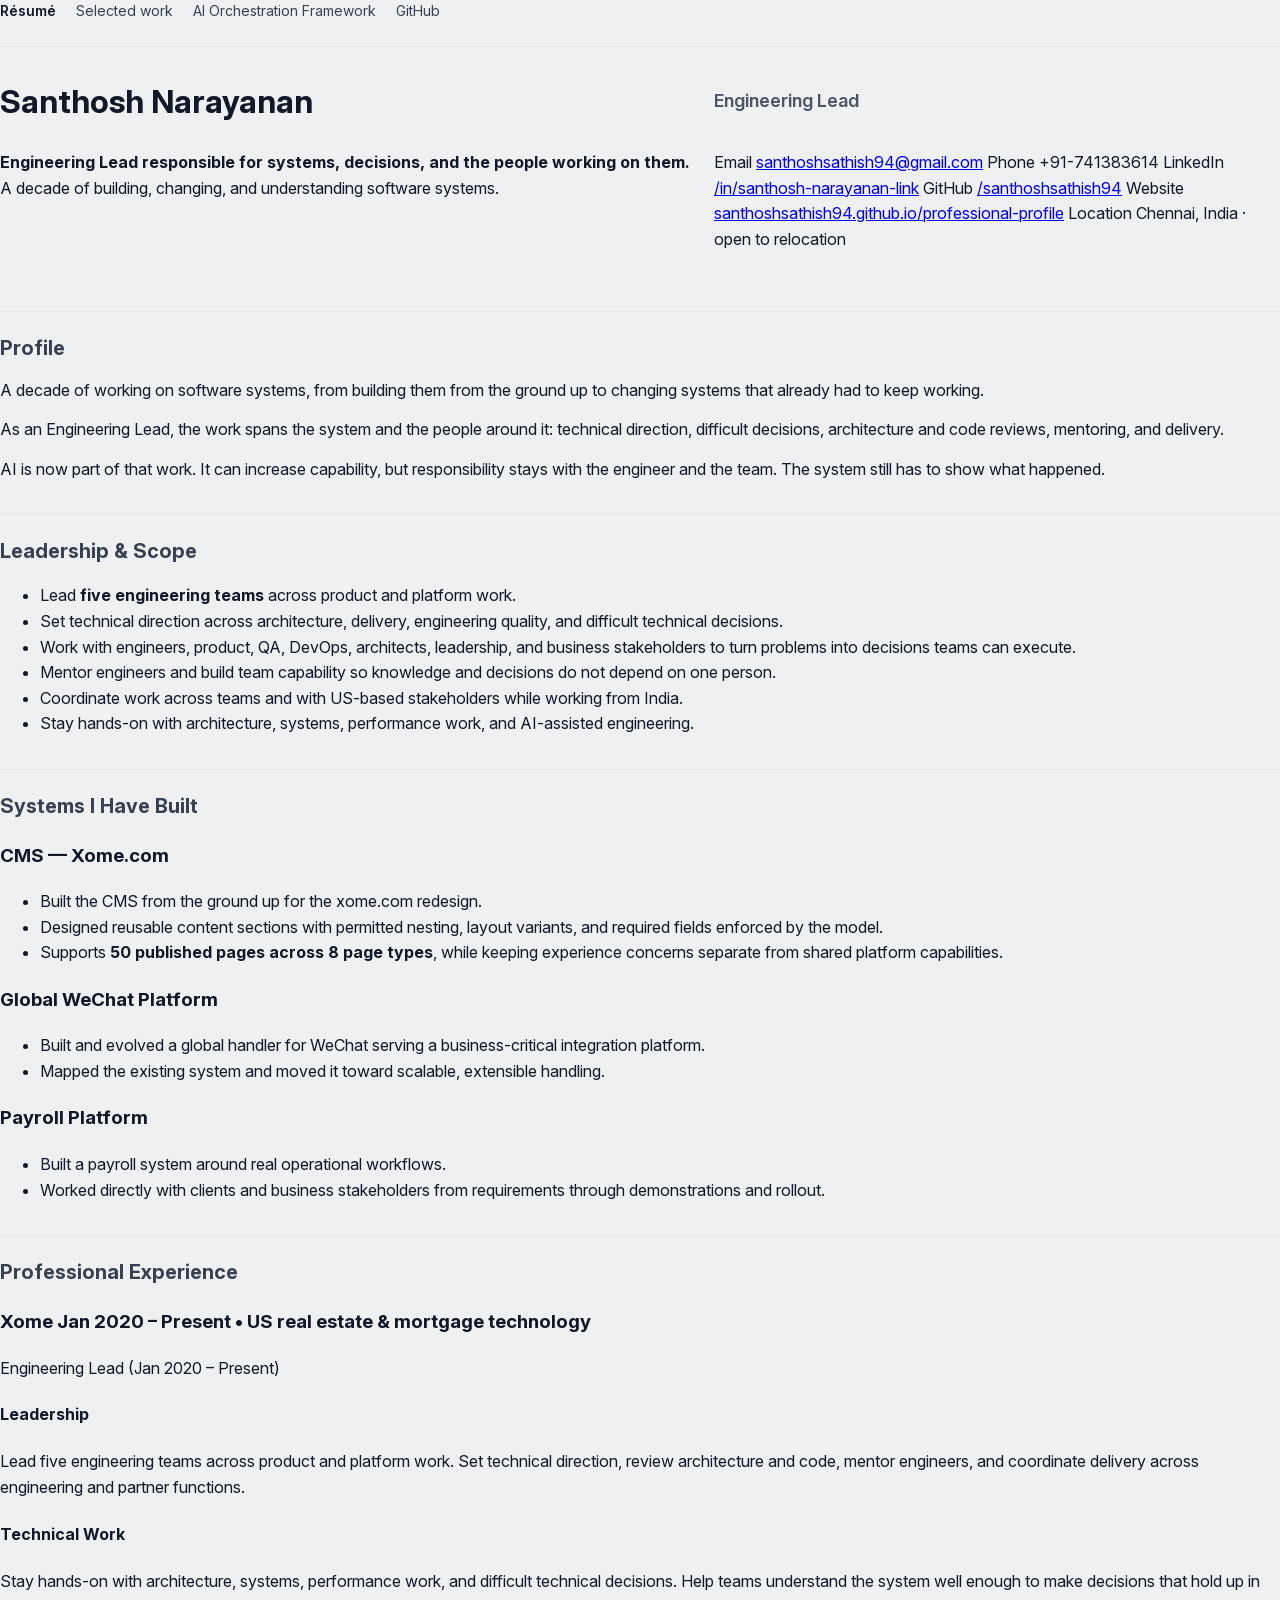
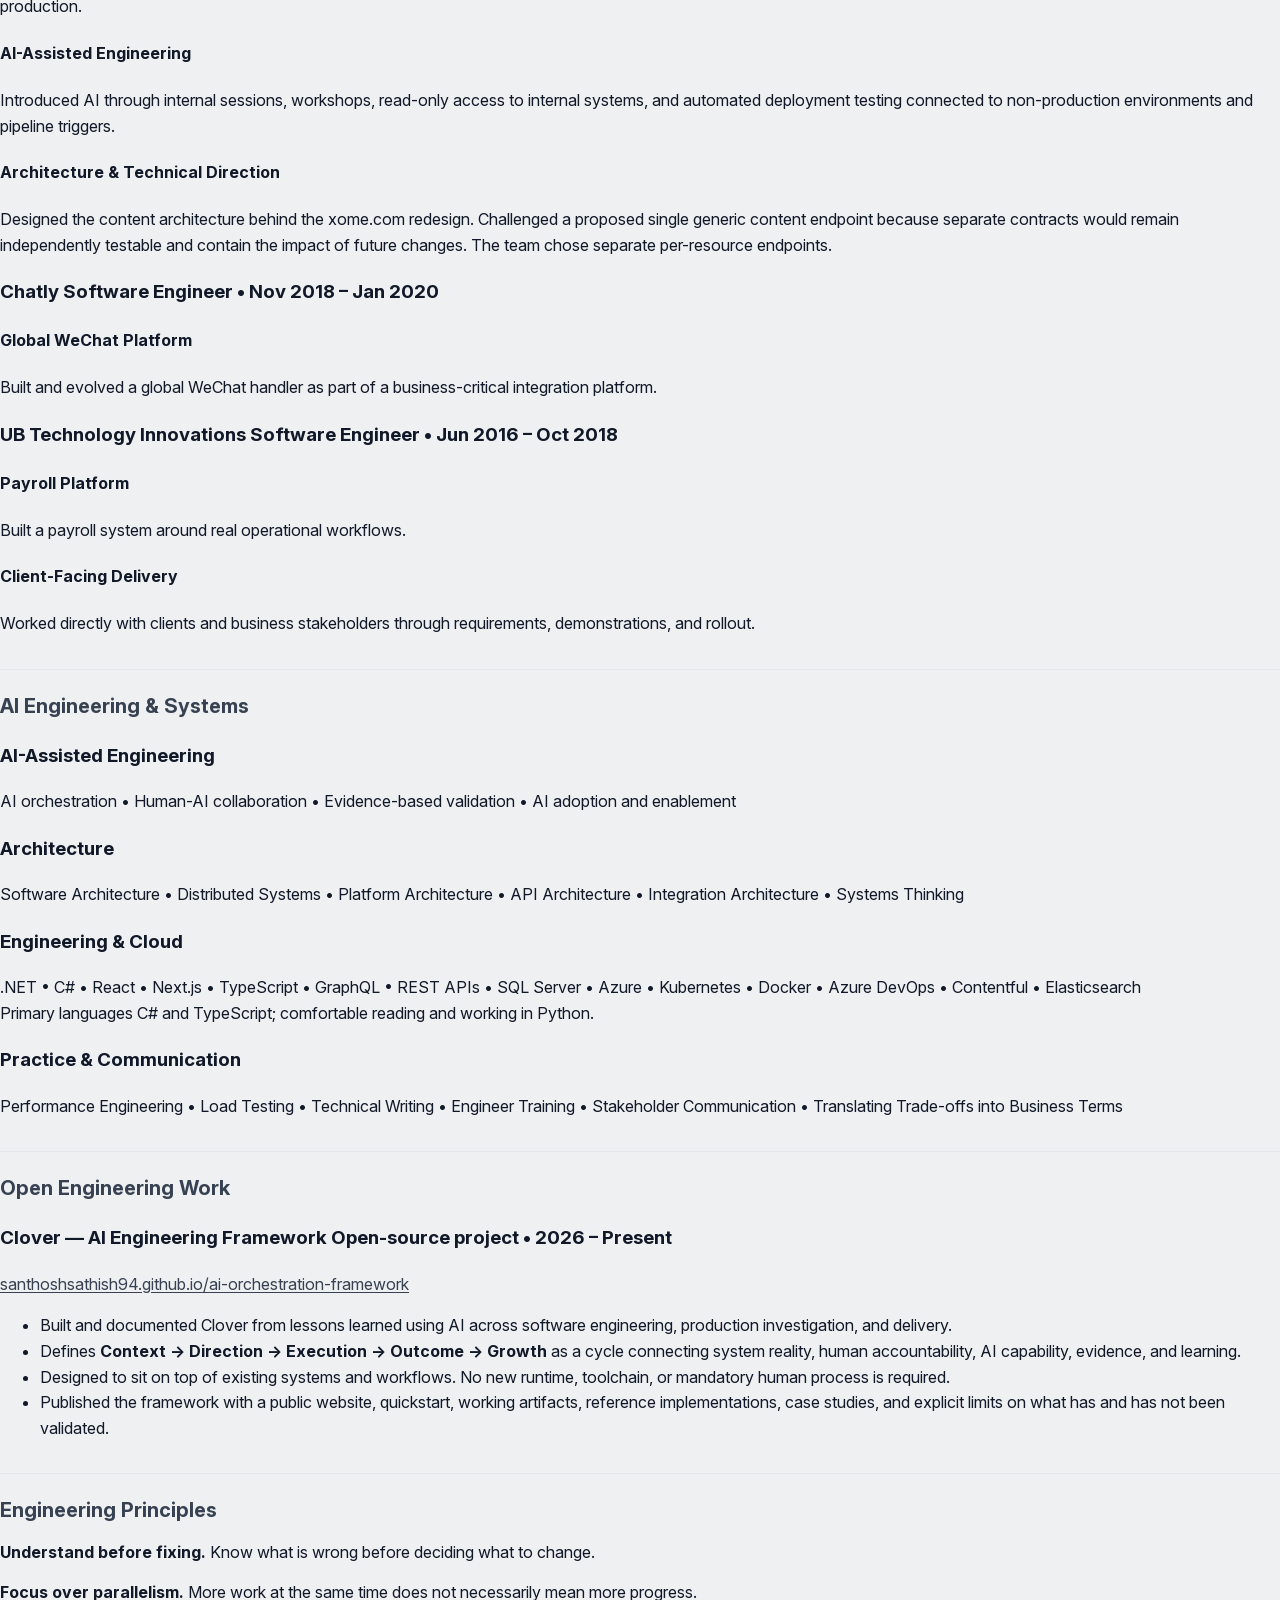
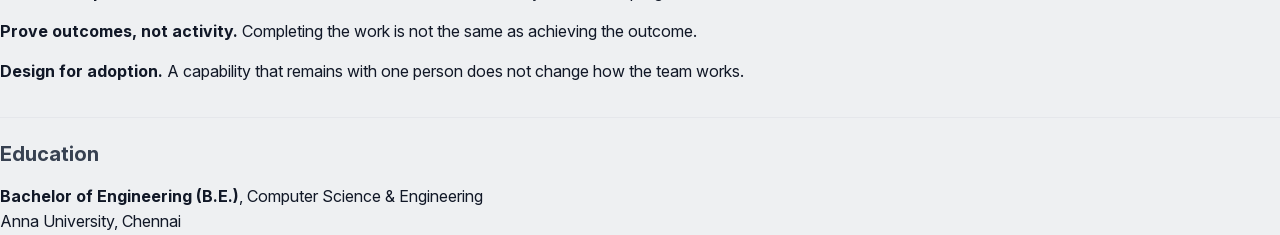
<file: index.html>
<!DOCTYPE html>
<html lang="en">
<head>
  <meta charset="utf-8">
  <meta name="viewport" content="width=device-width, initial-scale=1">
  <title>Santhosh Narayanan | Engineering Lead</title>
  <link rel="stylesheet" href="styles.css">
  <link rel="stylesheet" href="print.css" media="print">
</head>
<body>
  <main class="resume">
    <nav class="site-nav">
      <span class="is-current">Résumé</span>
      <a href="work/index.html">Selected work</a>
      <a href="https://santhoshsathish94.github.io/ai-orchestration-framework/">AI Orchestration Framework</a>
      <a href="https://github.com/santhoshsathish94">GitHub</a>
    </nav>

    <header>
      <h1>Santhosh Narayanan</h1>
      <p class="role">Engineering Lead</p>
      <p class="tagline">
        <strong>Engineering Lead responsible for systems, decisions, and the people working on them.</strong><br>
        A decade of building, changing, and understanding software systems.
      </p>
      <p class="contact">
        <span>Email <a href="mailto:santhoshsathish94@gmail.com">santhoshsathish94@gmail.com</a></span>
        <span>Phone +91-741383614</span>
        <span>LinkedIn <a href="https://www.linkedin.com/in/santhosh-narayanan-link/">/in/santhosh-narayanan-link</a></span>
        <span>GitHub <a href="https://github.com/santhoshsathish94">/santhoshsathish94</a></span>
        <span>Website <a href="https://santhoshsathish94.github.io/professional-profile/">santhoshsathish94.github.io/professional-profile</a></span>
        <span>Location Chennai, India &middot; open to relocation</span>
      </p>
    </header>

    <section>
      <h2>Profile</h2>
      <p>A decade of working on software systems, from building them from the ground up to changing systems that already had to keep working.</p>
      <p>As an Engineering Lead, the work spans the system and the people around it: technical direction, difficult decisions, architecture and code reviews, mentoring, and delivery.</p>
      <p>AI is now part of that work. It can increase capability, but responsibility stays with the engineer and the team. The system still has to show what happened.</p>
    </section>

    <section>
      <h2>Leadership &amp; Scope</h2>
      <ul>
        <li>Lead <strong>five engineering teams</strong> across product and platform work.</li>
        <li>Set technical direction across architecture, delivery, engineering quality, and difficult technical decisions.</li>
        <li>Work with engineers, product, QA, DevOps, architects, leadership, and business stakeholders to turn problems into decisions teams can execute.</li>
        <li>Mentor engineers and build team capability so knowledge and decisions do not depend on one person.</li>
        <li>Coordinate work across teams and with US-based stakeholders while working from India.</li>
        <li>Stay hands-on with architecture, systems, performance work, and AI-assisted engineering.</li>
      </ul>
    </section>

    <section>
      <h2>Systems I Have Built</h2>
      <h3>CMS — Xome.com</h3>
      <ul>
        <li>Built the CMS from the ground up for the xome.com redesign.</li>
        <li>Designed reusable content sections with permitted nesting, layout variants, and required fields enforced by the model.</li>
        <li>Supports <strong>50 published pages across 8 page types</strong>, while keeping experience concerns separate from shared platform capabilities.</li>
      </ul>
      <h3>Global WeChat Platform</h3>
      <ul>
        <li>Built and evolved a global handler for WeChat serving a business-critical integration platform.</li>
        <li>Mapped the existing system and moved it toward scalable, extensible handling.</li>
      </ul>
      <h3>Payroll Platform</h3>
      <ul>
        <li>Built a payroll system around real operational workflows.</li>
        <li>Worked directly with clients and business stakeholders from requirements through demonstrations and rollout.</li>
      </ul>
    </section>

    <section>
      <h2>Professional Experience</h2>
      <h3>Xome <span>Jan 2020 – Present • US real estate &amp; mortgage technology</span></h3>
      <p class="roles">Engineering Lead (Jan 2020 – Present)</p>
      <h4>Leadership</h4>
      <p>Lead five engineering teams across product and platform work. Set technical direction, review architecture and code, mentor engineers, and coordinate delivery across engineering and partner functions.</p>
      <h4>Technical Work</h4>
      <p>Stay hands-on with architecture, systems, performance work, and difficult technical decisions. Help teams understand the system well enough to make decisions that hold up in production.</p>
      <h4>AI-Assisted Engineering</h4>
      <p>Introduced AI through internal sessions, workshops, read-only access to internal systems, and automated deployment testing connected to non-production environments and pipeline triggers.</p>
      <h4>Architecture &amp; Technical Direction</h4>
      <p>Designed the content architecture behind the xome.com redesign. Challenged a proposed single generic content endpoint because separate contracts would remain independently testable and contain the impact of future changes. The team chose separate per-resource endpoints.</p>
      <div class="role-block">
        <h3>Chatly <span>Software Engineer • Nov 2018 – Jan 2020</span></h3>
        <h4>Global WeChat Platform</h4>
        <p>Built and evolved a global WeChat handler as part of a business-critical integration platform.</p>
      </div>
      <div class="role-block">
        <h3>UB Technology Innovations <span>Software Engineer • Jun 2016 – Oct 2018</span></h3>
        <h4>Payroll Platform</h4>
        <p>Built a payroll system around real operational workflows.</p>
        <h4>Client-Facing Delivery</h4>
        <p>Worked directly with clients and business stakeholders through requirements, demonstrations, and rollout.</p>
      </div>
    </section>

    <section>
      <h2>AI Engineering &amp; Systems</h2>
      <h3>AI-Assisted Engineering</h3>
      <p>AI orchestration • Human-AI collaboration • Evidence-based validation • AI adoption and enablement</p>
      <h3>Architecture</h3>
      <p>Software Architecture • Distributed Systems • Platform Architecture • API Architecture • Integration Architecture • Systems Thinking</p>
      <h3>Engineering &amp; Cloud</h3>
      <p>.NET • C# • React • Next.js • TypeScript • GraphQL • REST APIs • SQL Server • Azure • Kubernetes • Docker • Azure DevOps • Contentful • Elasticsearch<br>Primary languages C# and TypeScript; comfortable reading and working in Python.</p>
      <h3>Practice &amp; Communication</h3>
      <p>Performance Engineering • Load Testing • Technical Writing • Engineer Training • Stakeholder Communication • Translating Trade-offs into Business Terms</p>
    </section>

    <section>
      <h2>Open Engineering Work</h2>
      <h3>Clover — AI Engineering Framework <span>Open-source project • 2026 – Present</span></h3>
      <p class="roles"><a href="https://santhoshsathish94.github.io/ai-orchestration-framework/">santhoshsathish94.github.io/ai-orchestration-framework</a></p>
      <ul>
        <li>Built and documented Clover from lessons learned using AI across software engineering, production investigation, and delivery.</li>
        <li>Defines <strong>Context → Direction → Execution → Outcome → Growth</strong> as a cycle connecting system reality, human accountability, AI capability, evidence, and learning.</li>
        <li>Designed to sit on top of existing systems and workflows. No new runtime, toolchain, or mandatory human process is required.</li>
        <li>Published the framework with a public website, quickstart, working artifacts, reference implementations, case studies, and explicit limits on what has and has not been validated.</li>
      </ul>
    </section>

    <section>
      <h2>Engineering Principles</h2>
      <p><strong>Understand before fixing.</strong> Know what is wrong before deciding what to change.</p>
      <p><strong>Focus over parallelism.</strong> More work at the same time does not necessarily mean more progress.</p>
      <p><strong>Prove outcomes, not activity.</strong> Completing the work is not the same as achieving the outcome.</p>
      <p><strong>Design for adoption.</strong> A capability that remains with one person does not change how the team works.</p>
    </section>

    <section>
      <h2>Education</h2>
      <p><strong>Bachelor of Engineering (B.E.)</strong>, Computer Science &amp; Engineering<br>Anna University, Chennai</p>
    </section>
  </main>
</body>
</html>
</file>
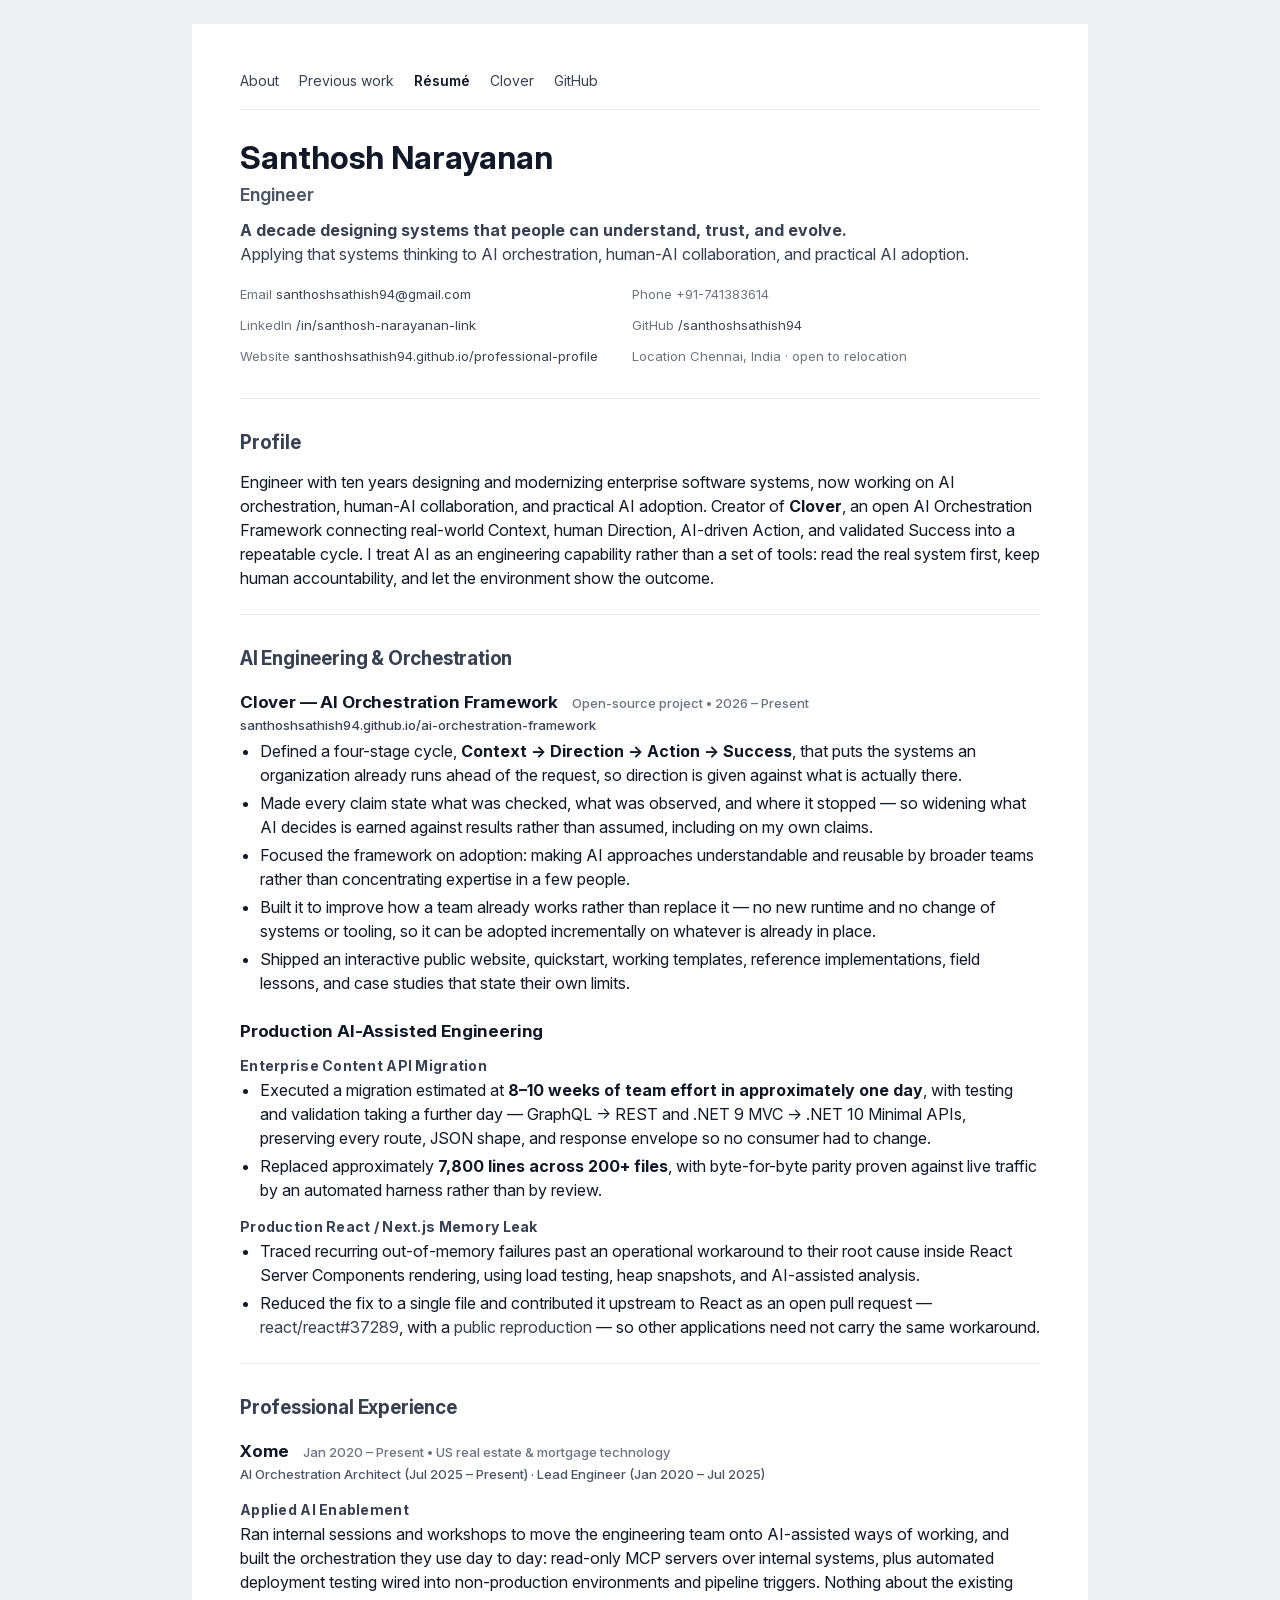
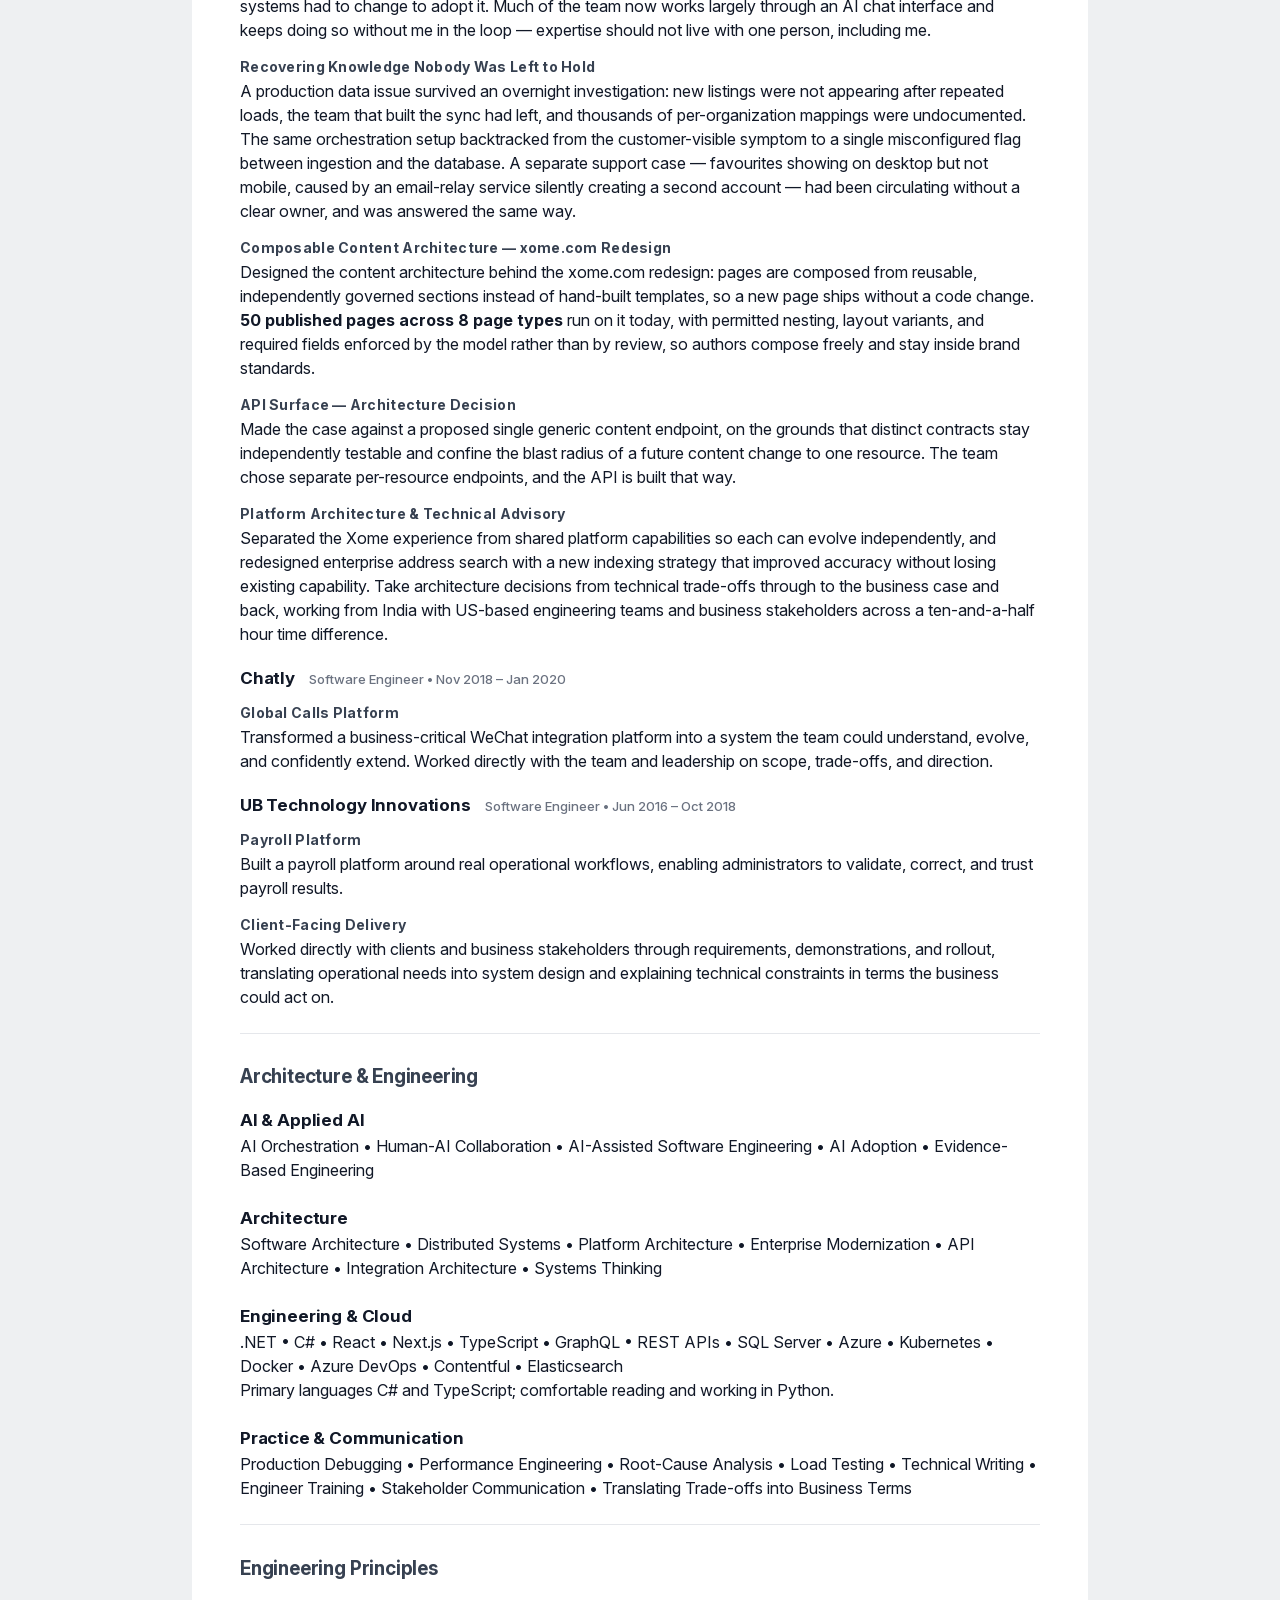
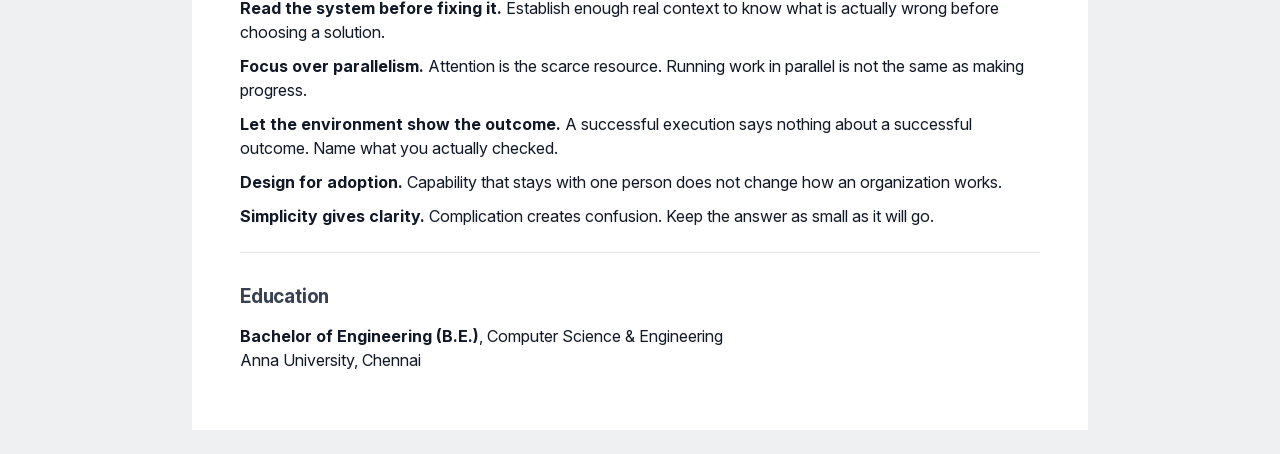
<file: resume/index.html>
<!DOCTYPE html>
<html lang="en">
<head>
  <meta charset="utf-8">
  <meta name="viewport" content="width=device-width, initial-scale=1">
  <title>Santhosh Narayanan | Résumé</title>
  <link rel="stylesheet" href="styles.css">
  <link rel="stylesheet" href="print.css" media="print">
</head>
<body>
  <main class="resume">
    <nav class="site-nav">
      <a href="../">About</a>
      <a href="../work/">Previous work</a>
      <span class="is-current">Résumé</span>
      <a href="https://santhoshsathish94.github.io/ai-orchestration-framework/">Clover</a>
      <a href="https://github.com/santhoshsathish94">GitHub</a>
    </nav>

    <header>
      <h1>Santhosh Narayanan</h1>
      <p class="role">Engineer</p>
      <p class="tagline">
        <strong>A decade designing systems that people can understand, trust, and evolve.</strong><br>
        Applying that systems thinking to AI orchestration, human-AI collaboration, and practical AI adoption.
      </p>

      <p class="contact">
        <span>Email <a href="mailto:santhoshsathish94@gmail.com">santhoshsathish94@gmail.com</a></span>
        <span>Phone +91-741383614</span>
        <span>LinkedIn <a href="https://www.linkedin.com/in/santhosh-narayanan-link/">/in/santhosh-narayanan-link</a></span>
        <span>GitHub <a href="https://github.com/santhoshsathish94">/santhoshsathish94</a></span>
        <span>Website <a href="https://santhoshsathish94.github.io/professional-profile/">santhoshsathish94.github.io/professional-profile</a></span>
        <span>Location Chennai, India &middot; open to relocation</span>
      </p>
    </header>

    <section>
      <h2>Profile</h2>
      <p>
        Engineer with ten years designing and modernizing enterprise software systems, now working on AI
        orchestration, human-AI collaboration, and practical AI adoption. Creator of <strong>Clover</strong>, an
        open AI Orchestration Framework connecting real-world Context, human Direction, AI-driven Action, and
        validated Success into a repeatable cycle. I treat AI as an engineering capability rather than a set of
        tools: read the real system first, keep human accountability, and let the environment show the outcome.
      </p>
    </section>

    <section>
      <h2>AI Engineering &amp; Orchestration</h2>

      <h3>Clover — AI Orchestration Framework <span>Open-source project &bull; 2026 &ndash; Present</span></h3>
      <p class="roles"><a href="https://santhoshsathish94.github.io/ai-orchestration-framework/">santhoshsathish94.github.io/ai-orchestration-framework</a></p>
      <ul>
        <li>Defined a four-stage cycle, <strong>Context → Direction → Action → Success</strong>, that puts the systems an organization already runs ahead of the request, so direction is given against what is actually there.</li>
        <li>Made every claim state what was checked, what was observed, and where it stopped &mdash; so widening what AI decides is earned against results rather than assumed, including on my own claims.</li>
        <li>Focused the framework on adoption: making AI approaches understandable and reusable by broader teams rather than concentrating expertise in a few people.</li>
        <li>Built it to improve how a team already works rather than replace it &mdash; no new runtime and no change of systems or tooling, so it can be adopted incrementally on whatever is already in place.</li>
        <li>Shipped an interactive public website, quickstart, working templates, reference implementations, field lessons, and case studies that state their own limits.</li>
      </ul>

      <h3>Production AI-Assisted Engineering</h3>

      <h4>Enterprise Content API Migration</h4>
      <ul>
        <li>Executed a migration estimated at <strong>8–10 weeks of team effort in approximately one day</strong>, with testing and validation taking a further day — GraphQL → REST and .NET 9 MVC → .NET 10 Minimal APIs, preserving every route, JSON shape, and response envelope so no consumer had to change.</li>
        <li>Replaced approximately <strong>7,800 lines across 200+ files</strong>, with byte-for-byte parity proven against live traffic by an automated harness rather than by review.</li>
      </ul>

      <h4>Production React / Next.js Memory Leak</h4>
      <ul>
        <li>Traced recurring out-of-memory failures past an operational workaround to their root cause inside React Server Components rendering, using load testing, heap snapshots, and AI-assisted analysis.</li>
        <li>Reduced the fix to a single file and contributed it upstream to React as an open pull request &mdash; <a href="https://github.com/react/react/pull/37289">react/react#37289</a>, with a <a href="https://github.com/santhoshsathish94/react-flight-oom-repro">public reproduction</a> &mdash; so other applications need not carry the same workaround.</li>
      </ul>
    </section>

    <section>
      <h2>Professional Experience</h2>

      <h3>Xome <span>Jan 2020 – Present • US real estate &amp; mortgage technology</span></h3>
      <p class="roles">AI Orchestration Architect (Jul 2025 – Present) &middot; Lead Engineer (Jan 2020 – Jul 2025)</p>

      <h4>Applied AI Enablement</h4>
      <p>Ran internal sessions and workshops to move the engineering team onto AI-assisted ways of working, and built the orchestration they use day to day: read-only MCP servers over internal systems, plus automated deployment testing wired into non-production environments and pipeline triggers. Nothing about the existing systems had to change to adopt it. Much of the team now works largely through an AI chat interface and keeps doing so without me in the loop &mdash; expertise should not live with one person, including me.</p>

      <h4>Recovering Knowledge Nobody Was Left to Hold</h4>
      <p>A production data issue survived an overnight investigation: new listings were not appearing after repeated loads, the team that built the sync had left, and thousands of per-organization mappings were undocumented. The same orchestration setup backtracked from the customer-visible symptom to a single misconfigured flag between ingestion and the database. A separate support case &mdash; favourites showing on desktop but not mobile, caused by an email-relay service silently creating a second account &mdash; had been circulating without a clear owner, and was answered the same way.</p>

      <h4>Composable Content Architecture &mdash; xome.com Redesign</h4>
      <p>Designed the content architecture behind the xome.com redesign: pages are composed from reusable, independently governed sections instead of hand-built templates, so a new page ships without a code change. <strong>50 published pages across 8 page types</strong> run on it today, with permitted nesting, layout variants, and required fields enforced by the model rather than by review, so authors compose freely and stay inside brand standards.</p>

      <h4>API Surface &mdash; Architecture Decision</h4>
      <p>Made the case against a proposed single generic content endpoint, on the grounds that distinct contracts stay independently testable and confine the blast radius of a future content change to one resource. The team chose separate per-resource endpoints, and the API is built that way.</p>

      <h4>Platform Architecture &amp; Technical Advisory</h4>
      <p>Separated the Xome experience from shared platform capabilities so each can evolve independently, and redesigned enterprise address search with a new indexing strategy that improved accuracy without losing existing capability. Take architecture decisions from technical trade-offs through to the business case and back, working from India with US-based engineering teams and business stakeholders across a ten-and-a-half hour time difference.</p>

      <div class="role-block">
        <h3>Chatly <span>Software Engineer &bull; Nov 2018 &ndash; Jan 2020</span></h3>
        <h4>Global Calls Platform</h4>
        <p>Transformed a business-critical WeChat integration platform into a system the team could understand, evolve, and confidently extend. Worked directly with the team and leadership on scope, trade-offs, and direction.</p>
      </div>

      <div class="role-block">
        <h3>UB Technology Innovations <span>Software Engineer &bull; Jun 2016 &ndash; Oct 2018</span></h3>
        <h4>Payroll Platform</h4>
        <p>Built a payroll platform around real operational workflows, enabling administrators to validate, correct, and trust payroll results.</p>

        <h4>Client-Facing Delivery</h4>
        <p>Worked directly with clients and business stakeholders through requirements, demonstrations, and rollout, translating operational needs into system design and explaining technical constraints in terms the business could act on.</p>
      </div>
    </section>

    <section>
      <h2>Architecture &amp; Engineering</h2>

      <h3>AI &amp; Applied AI</h3>
      <p>AI Orchestration • Human-AI Collaboration • AI-Assisted Software Engineering • AI Adoption • Evidence-Based Engineering</p>

      <h3>Architecture</h3>
      <p>Software Architecture • Distributed Systems • Platform Architecture • Enterprise Modernization • API Architecture • Integration Architecture • Systems Thinking</p>

      <h3>Engineering &amp; Cloud</h3>
      <p>.NET • C# • React • Next.js • TypeScript • GraphQL • REST APIs • SQL Server • Azure • Kubernetes • Docker • Azure DevOps • Contentful • Elasticsearch<br>
        Primary languages C# and TypeScript; comfortable reading and working in Python.</p>

      <h3>Practice &amp; Communication</h3>
      <p>Production Debugging • Performance Engineering • Root-Cause Analysis • Load Testing • Technical Writing • Engineer Training • Stakeholder Communication • Translating Trade-offs into Business Terms</p>
    </section>

    <section>
      <h2>Engineering Principles</h2>
      <p><strong>Read the system before fixing it.</strong> Establish enough real context to know what is actually wrong before choosing a solution.</p>
      <p><strong>Focus over parallelism.</strong> Attention is the scarce resource. Running work in parallel is not the same as making progress.</p>
      <p><strong>Let the environment show the outcome.</strong> A successful execution says nothing about a successful outcome. Name what you actually checked.</p>
      <p><strong>Design for adoption.</strong> Capability that stays with one person does not change how an organization works.</p>
      <p><strong>Simplicity gives clarity.</strong> Complication creates confusion. Keep the answer as small as it will go.</p>
    </section>

    <section>
      <h2>Education</h2>
      <p>
        <strong>Bachelor of Engineering (B.E.)</strong>, Computer Science &amp; Engineering<br>
        Anna University, Chennai
      </p>
    </section>
  </main>
</body>
</html>
</file>
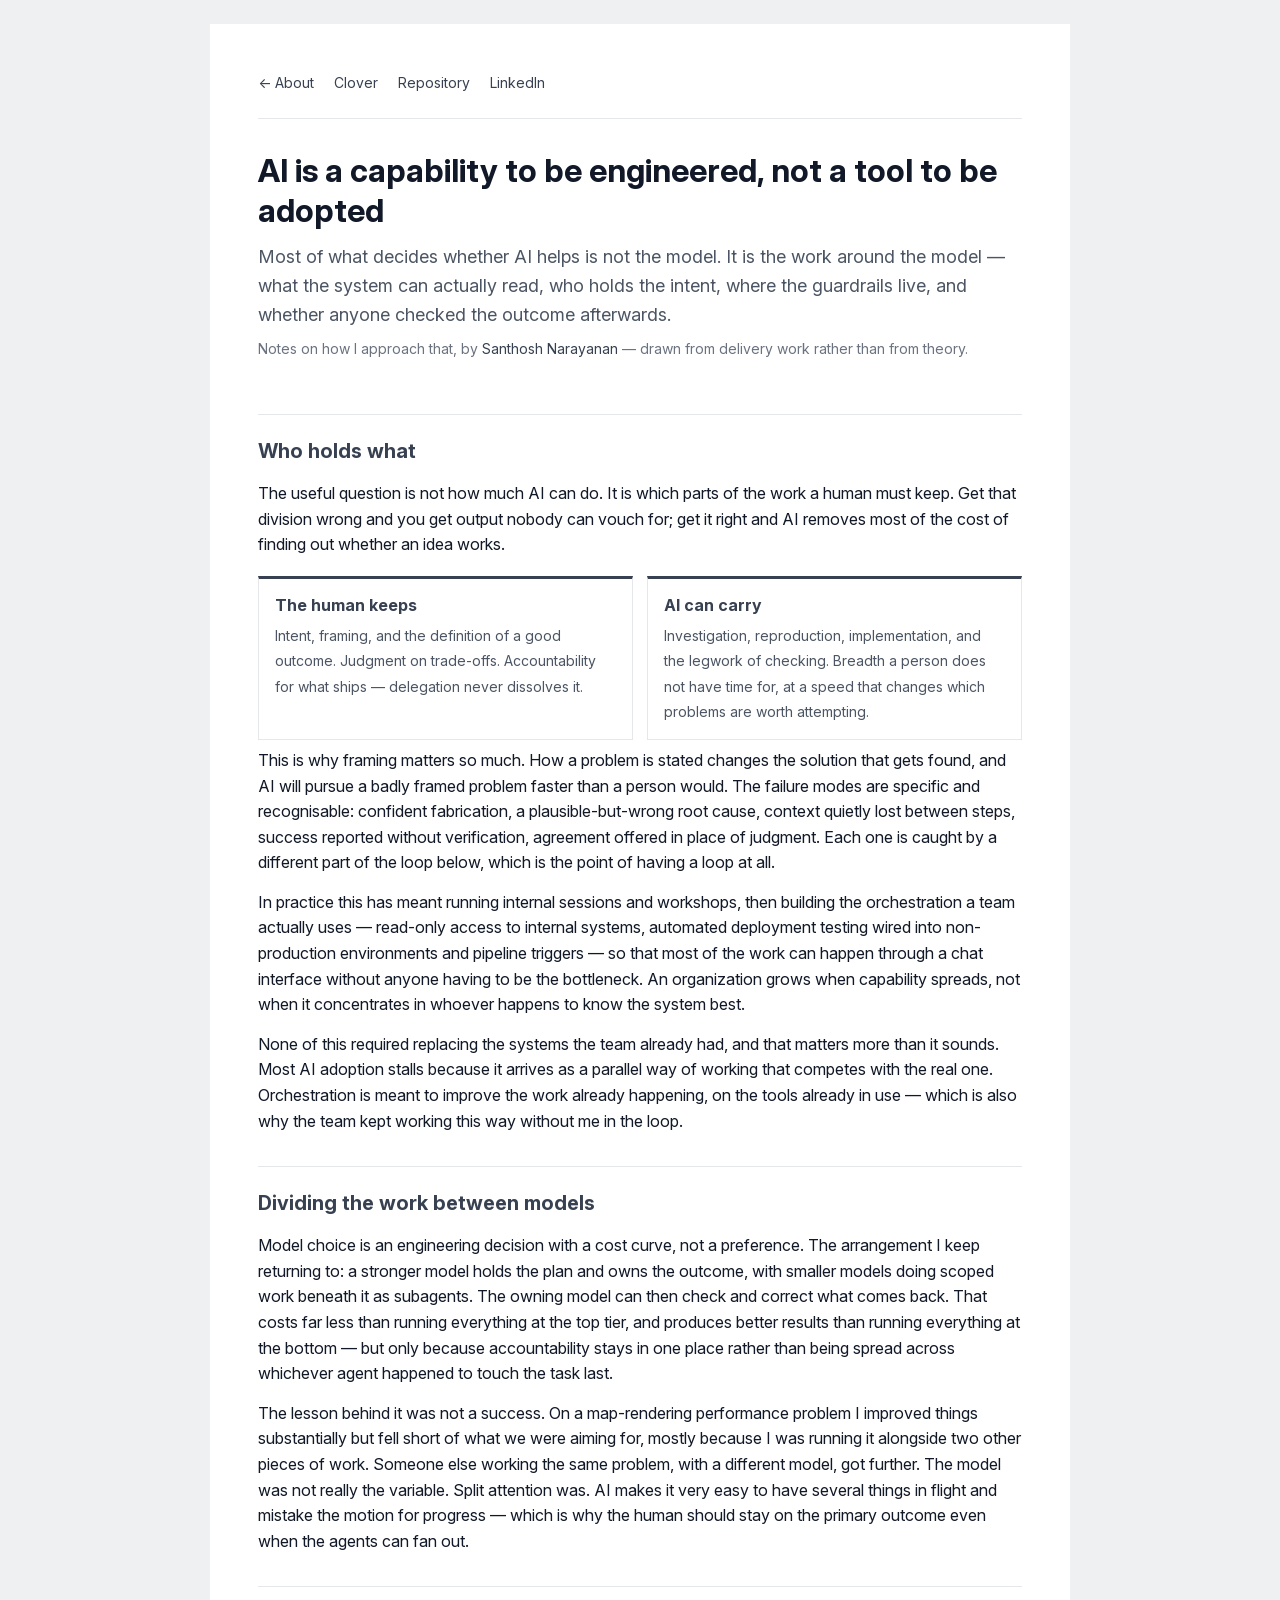
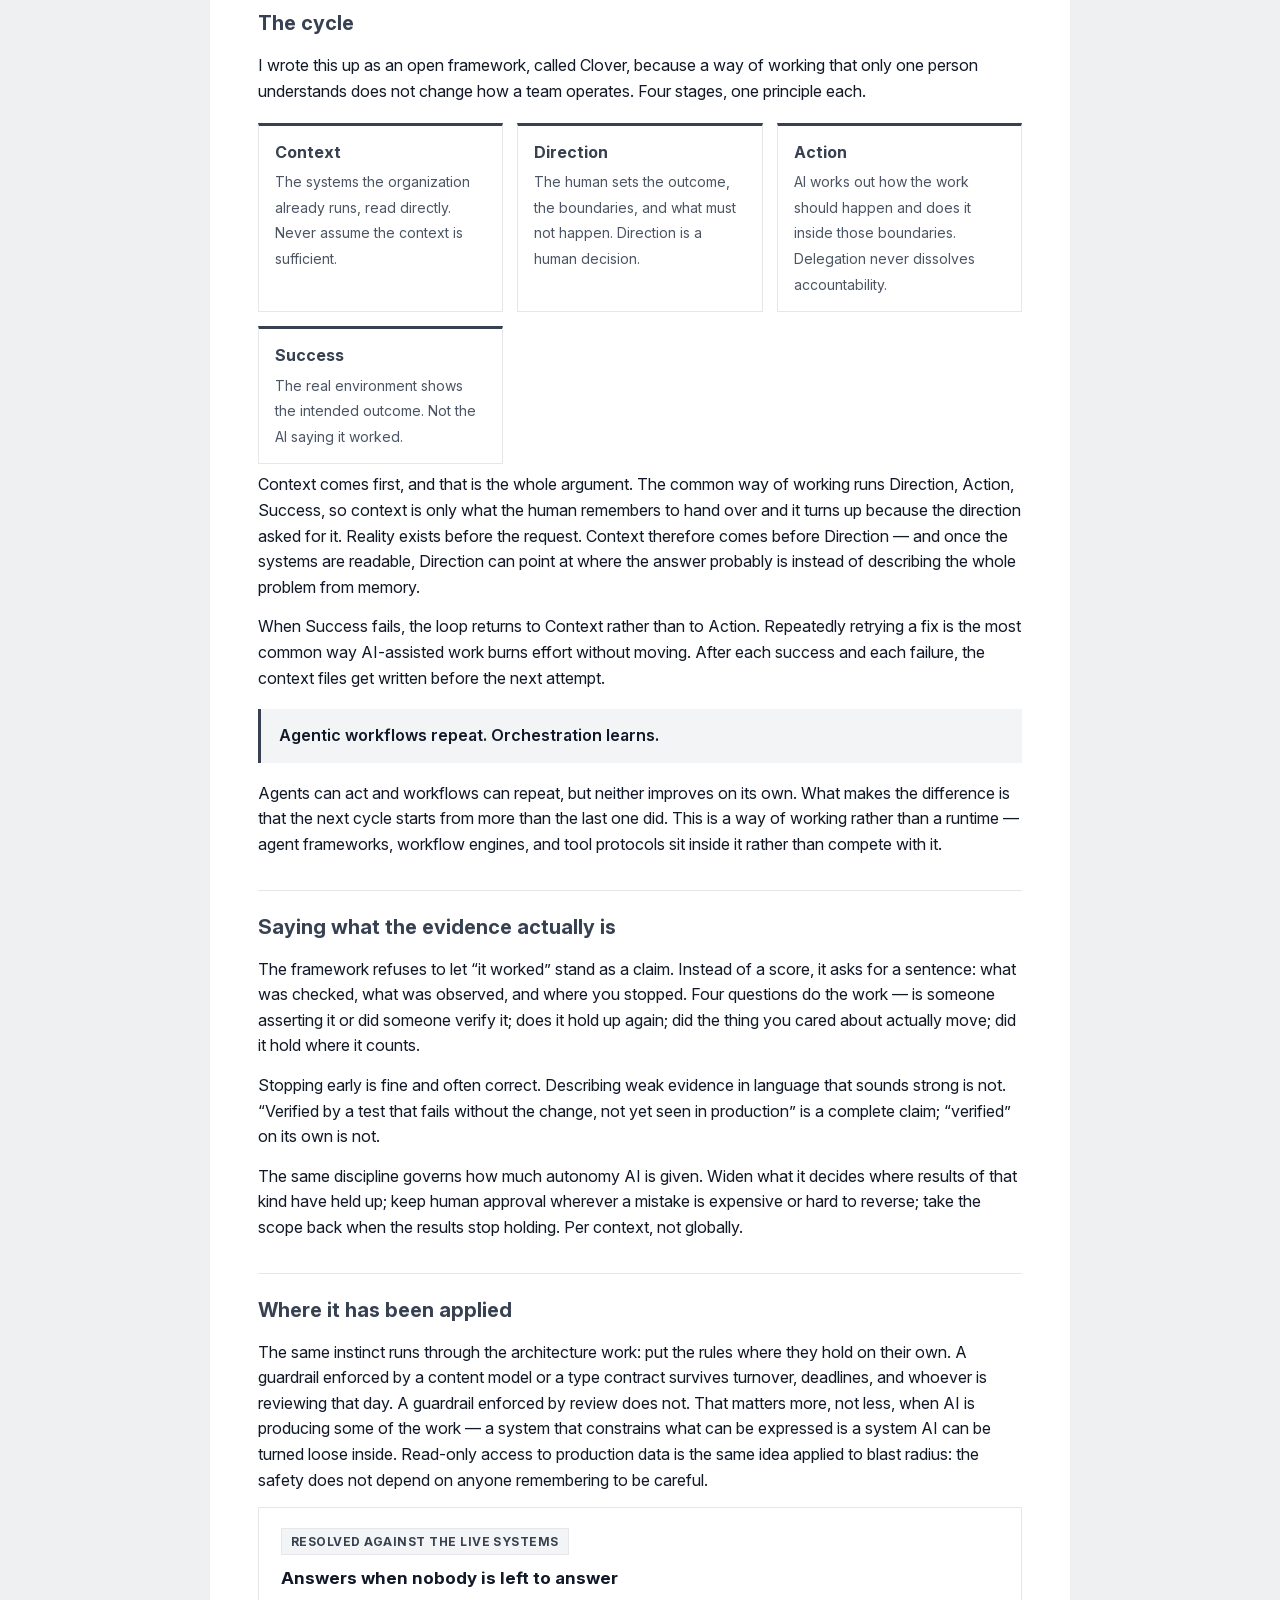
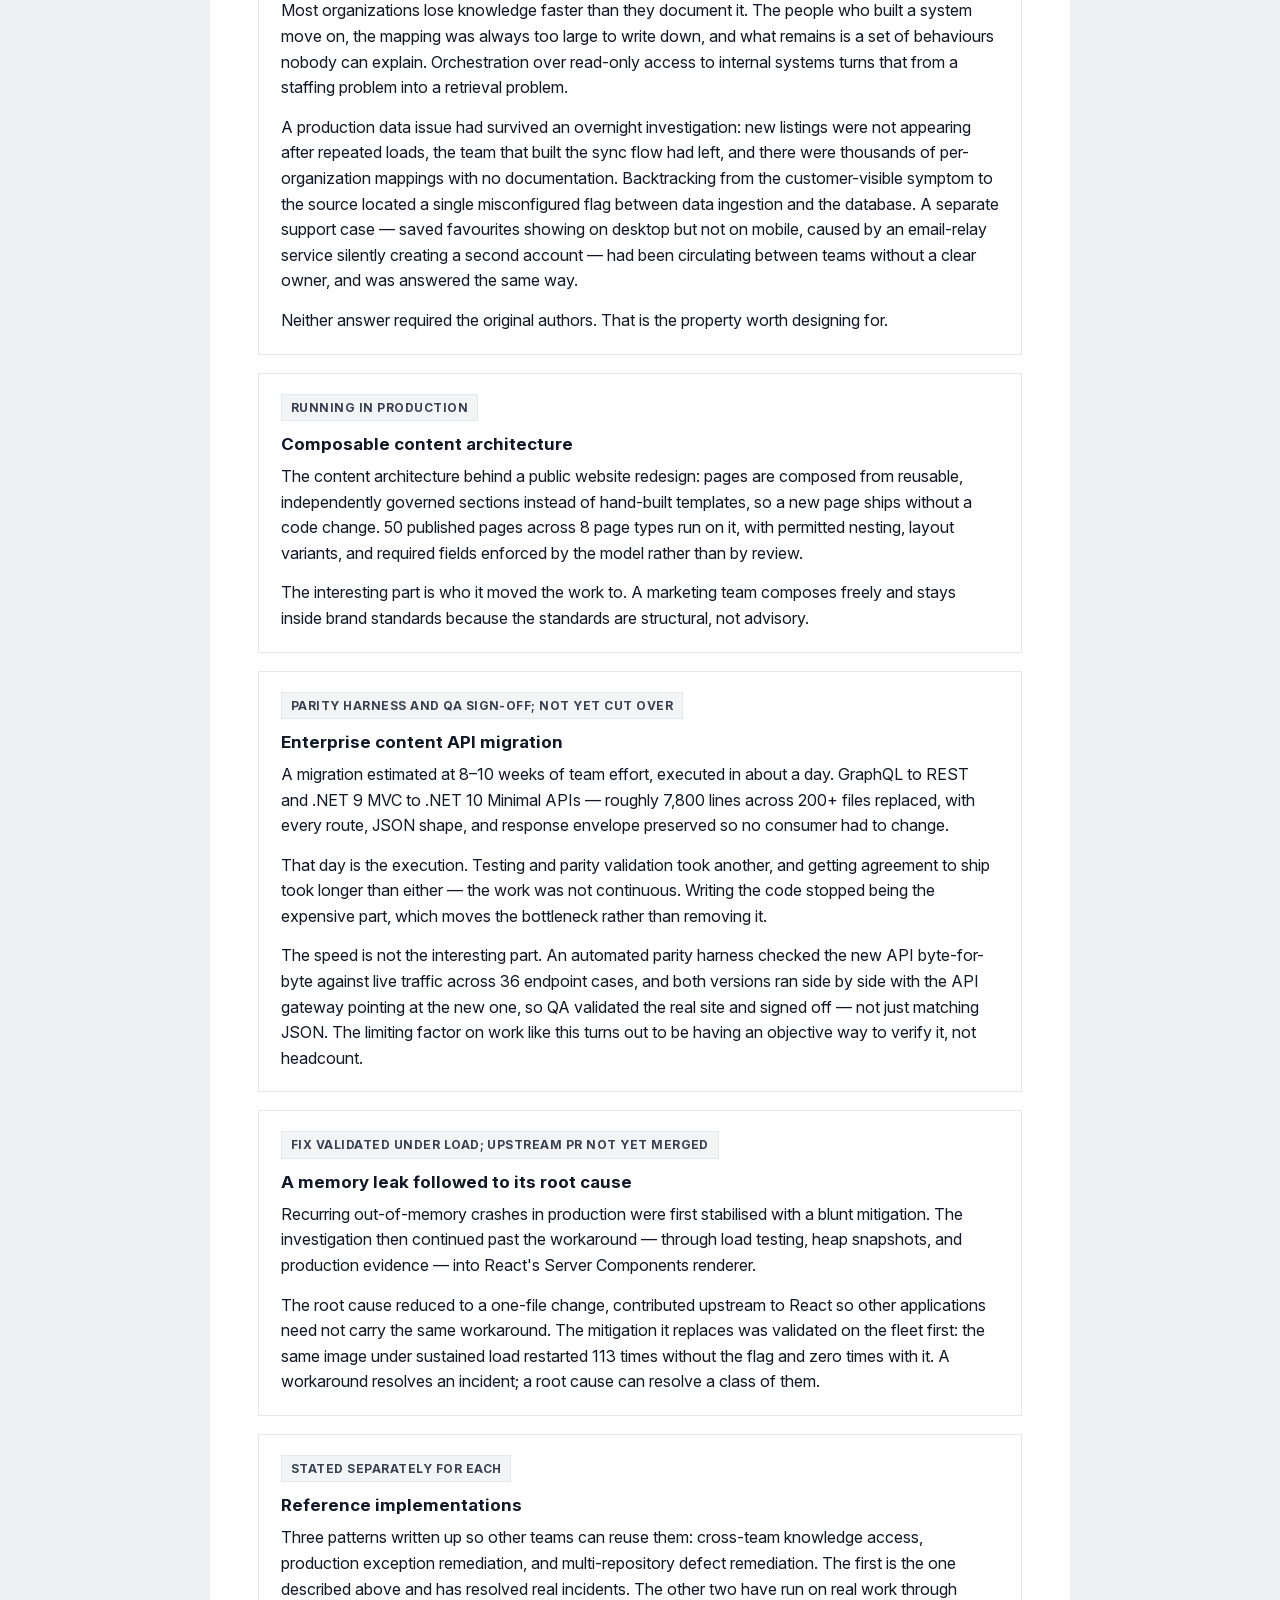
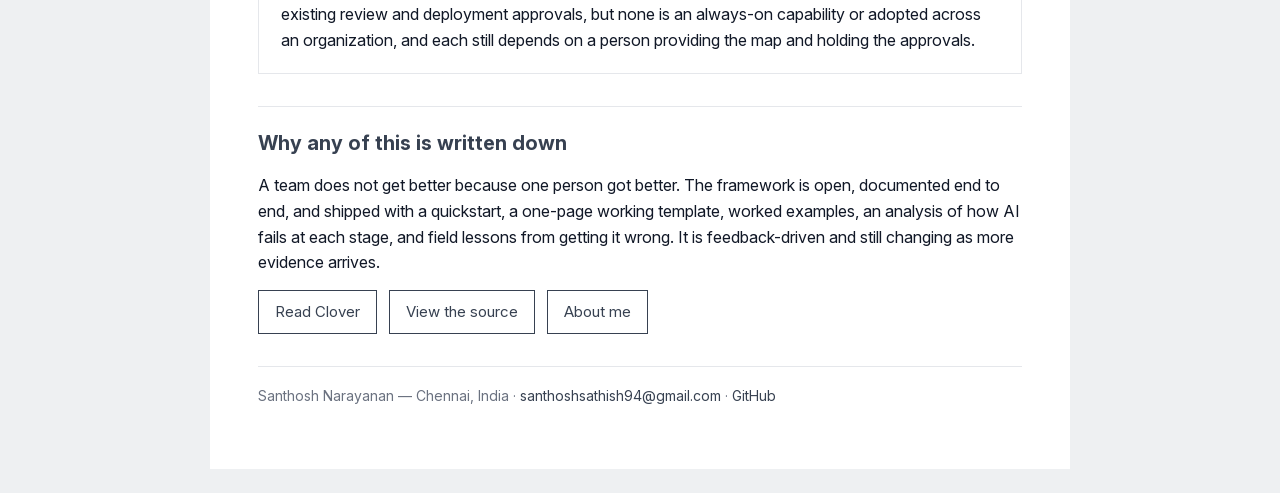
<file: work/index.html>
<!DOCTYPE html>
<html lang="en">

<head>
  <meta charset="utf-8">
  <meta name="viewport" content="width=device-width, initial-scale=1">
  <title>How I think about AI in engineering | Santhosh Narayanan</title>
  <meta name="description"
    content="Notes on human-AI division of labour, designing systems where guardrails hold on their own, and proving outcomes rather than asserting them.">
  <link rel="stylesheet" href="styles.css">
</head>

<body>
  <main class="wrap">
    <nav>
      <a href="../">← About</a>
      <a href="https://santhoshsathish94.github.io/ai-orchestration-framework/">Clover</a>
      <a href="https://github.com/santhoshsathish94/ai-orchestration-framework">Repository</a>
      <a href="https://www.linkedin.com/in/santhosh-narayanan-link/">LinkedIn</a>
    </nav>

    <header>
      <h1>AI is a capability to be engineered, not a tool to be adopted</h1>
      <p class="lede">
        Most of what decides whether AI helps is not the model. It is the work around the model — what the
        system can actually read, who holds the intent, where the guardrails live, and whether anyone
        checked the outcome afterwards.
      </p>
      <p class="byline">
        Notes on how I approach that, by <a href="../">Santhosh Narayanan</a> — drawn from delivery work
        rather than from theory.
      </p>
    </header>

    <section>
      <h2>Who holds what</h2>
      <p>
        The useful question is not how much AI can do. It is which parts of the work a human must keep. Get
        that division wrong and you get output nobody can vouch for; get it right and AI removes most of the
        cost of finding out whether an idea works.
      </p>
      <ul class="stages">
        <li><strong>The human keeps</strong><span>Intent, framing, and the definition of a good outcome. Judgment on trade-offs. Accountability for what ships — delegation never dissolves it.</span></li>
        <li><strong>AI can carry</strong><span>Investigation, reproduction, implementation, and the legwork of checking. Breadth a person does not have time for, at a speed that changes which problems are worth attempting.</span></li>
      </ul>
      <p>
        This is why framing matters so much. How a problem is stated changes the solution that gets found,
        and AI will pursue a badly framed problem faster than a person would. The failure modes are specific
        and recognisable: confident fabrication, a plausible-but-wrong root cause, context quietly lost
        between steps, success reported without verification, agreement offered in place of judgment. Each
        one is caught by a different part of the loop below, which is the point of having a loop at all.
      </p>
      <p>
        In practice this has meant running internal sessions and workshops, then building the orchestration a
        team actually uses — read-only access to internal systems, automated deployment testing wired into
        non-production environments and pipeline triggers — so that most of the work can happen through a
        chat interface without anyone having to be the bottleneck. An organization grows when capability
        spreads, not when it concentrates in whoever happens to know the system best.
      </p>
      <p>
        None of this required replacing the systems the team already had, and that matters more than it
        sounds. Most AI adoption stalls because it arrives as a parallel way of working that competes with
        the real one. Orchestration is meant to improve the work already happening, on the tools already in
        use — which is also why the team kept working this way without me in the loop.
      </p>
    </section>

    <section>
      <h2>Dividing the work between models</h2>
      <p>
        Model choice is an engineering decision with a cost curve, not a preference. The arrangement I keep
        returning to: a stronger model holds the plan and owns the outcome, with smaller models doing scoped
        work beneath it as subagents. The owning model can then check and correct what comes back. That costs
        far less than running everything at the top tier, and produces better results than running everything
        at the bottom — but only because accountability stays in one place rather than being spread across
        whichever agent happened to touch the task last.
      </p>
      <p>
        The lesson behind it was not a success. On a map-rendering performance problem I improved things
        substantially but fell short of what we were aiming for, mostly because I was running it alongside two
        other pieces of work. Someone else working the same problem, with a different model, got further. The
        model was not really the variable. Split attention was. AI makes it very easy to have several things
        in flight and mistake the motion for progress — which is why the human should stay on the primary
        outcome even when the agents can fan out.
      </p>
    </section>

    <section>
      <h2>The cycle</h2>
      <p>
        I wrote this up as an open framework, called Clover, because a way of working that only one person
        understands does not change how a team operates. Four stages, one principle each.
      </p>
      <ul class="stages">
        <li><strong>Context</strong><span>The systems the organization already runs, read directly. Never
            assume the context is sufficient.</span></li>
        <li><strong>Direction</strong><span>The human sets the outcome, the boundaries, and what must not
            happen. Direction is a human decision.</span></li>
        <li><strong>Action</strong><span>AI works out how the work should happen and does it inside those
            boundaries. Delegation never dissolves accountability.</span></li>
        <li><strong>Success</strong><span>The real environment shows the intended outcome. Not the AI saying
            it worked.</span></li>
      </ul>
      <p>
        Context comes first, and that is the whole argument. The common way of working runs Direction,
        Action, Success, so context is only what the human remembers to hand over and it turns up because
        the direction asked for it. Reality exists before the request. Context therefore comes before
        Direction — and once the systems are readable, Direction can point at where the answer probably is
        instead of describing the whole problem from memory.
      </p>
      <p>
        When Success fails, the loop returns to Context rather than to Action. Repeatedly retrying a fix is
        the most common way AI-assisted work burns effort without moving. After each success and each
        failure, the context files get written before the next attempt.
      </p>
      <p class="pull">Agentic workflows repeat. Orchestration learns.</p>
      <p>
        Agents can act and workflows can repeat, but neither improves on its own. What makes the difference
        is that the next cycle starts from more than the last one did. This is a way of working rather than
        a runtime — agent frameworks, workflow engines, and tool protocols sit inside it rather than compete
        with it.
      </p>
    </section>

    <section>
      <h2>Saying what the evidence actually is</h2>
      <p>
        The framework refuses to let &ldquo;it worked&rdquo; stand as a claim. Instead of a score, it asks
        for a sentence: what was checked, what was observed, and where you stopped. Four questions do the
        work &mdash; is someone asserting it or did someone verify it; does it hold up again; did the thing
        you cared about actually move; did it hold where it counts.
      </p>
      <p>
        Stopping early is fine and often correct. Describing weak evidence in language that sounds strong is
        not. &ldquo;Verified by a test that fails without the change, not yet seen in production&rdquo; is a
        complete claim; &ldquo;verified&rdquo; on its own is not.
      </p>
      <p>
        The same discipline governs how much autonomy AI is given. Widen what it decides where results of
        that kind have held up; keep human approval wherever a mistake is expensive or hard to reverse; take
        the scope back when the results stop holding. Per context, not globally.
      </p>
    </section>

    <section>
      <h2>Where it has been applied</h2>
      <p>
        The same instinct runs through the architecture work: put the rules where they hold on their own.
        A guardrail enforced by a content model or a type contract survives turnover, deadlines, and whoever
        is reviewing that day. A guardrail enforced by review does not. That matters more, not less, when AI
        is producing some of the work — a system that constrains what can be expressed is a system AI can be
        turned loose inside. Read-only access to production data is the same idea applied to blast radius:
        the safety does not depend on anyone remembering to be careful.
      </p>

      <div class="case">
        <span class="evidence">Resolved against the live systems</span>
        <h3>Answers when nobody is left to answer</h3>
        <p>
          Most organizations lose knowledge faster than they document it. The people who built a system move
          on, the mapping was always too large to write down, and what remains is a set of behaviours nobody
          can explain. Orchestration over read-only access to internal systems turns that from a staffing
          problem into a retrieval problem.
        </p>
        <p>
          A production data issue had survived an overnight investigation: new listings were not appearing
          after repeated loads, the team that built the sync flow had left, and there were thousands of
          per-organization mappings with no documentation. Backtracking from the customer-visible symptom to
          the source located a single misconfigured flag between data ingestion and the database. A separate
          support case — saved favourites showing on desktop but not on mobile, caused by an email-relay
          service silently creating a second account — had been circulating between teams without a clear
          owner, and was answered the same way.
        </p>
        <p>
          Neither answer required the original authors. That is the property worth designing for.
        </p>
      </div>

      <div class="case">
        <span class="evidence">Running in production</span>
        <h3>Composable content architecture</h3>
        <p>
          The content architecture behind a public website redesign: pages are composed from reusable,
          independently governed sections instead of hand-built templates, so a new page ships without a code
          change. 50 published pages across 8 page types run on it, with permitted nesting, layout variants,
          and required fields enforced by the model rather than by review.
        </p>
        <p>
          The interesting part is who it moved the work to. A marketing team composes freely and stays inside
          brand standards because the standards are structural, not advisory.
        </p>
      </div>

      <div class="case">
        <span class="evidence">Parity harness and QA sign-off; not yet cut over</span>
        <h3>Enterprise content API migration</h3>
        <p>
          A migration estimated at 8–10 weeks of team effort, executed in about a day. GraphQL to REST and
          .NET 9 MVC to .NET 10 Minimal APIs — roughly 7,800 lines across 200+ files replaced, with every
          route, JSON shape, and response envelope preserved so no consumer had to change.
        </p>
        <p>
          That day is the execution. Testing and parity validation took another, and getting agreement to
          ship took longer than either — the work was not continuous. Writing the code stopped being the
          expensive part, which moves the bottleneck rather than removing it.
        </p>
        <p>
          The speed is not the interesting part. An automated parity harness checked the new API byte-for-byte
          against live traffic across 36 endpoint cases, and both versions ran side by side with the API
          gateway pointing at the new one, so QA validated the real site and signed off &mdash; not just
          matching JSON. The limiting factor on work like this turns out to be having an objective way to
          verify it, not headcount.
        </p>
      </div>

      <div class="case">
        <span class="evidence">Fix validated under load; upstream PR not yet merged</span>
        <h3>A memory leak followed to its root cause</h3>
        <p>
          Recurring out-of-memory crashes in production were first stabilised with a blunt mitigation. The
          investigation then continued past the workaround — through load testing, heap snapshots, and
          production evidence — into React's Server Components renderer.
        </p>
        <p>
          The root cause reduced to a one-file change, contributed upstream to React so other applications
          need not carry the same workaround. The mitigation it replaces was validated on the fleet first:
          the same image under sustained load restarted 113 times without the flag and zero times with it.
          A workaround resolves an incident; a root cause can resolve a class of them.
        </p>
      </div>

      <div class="case">
        <span class="evidence">Stated separately for each</span>
        <h3>Reference implementations</h3>
        <p>
          Three patterns written up so other teams can reuse them: cross-team knowledge access, production
          exception remediation, and multi-repository defect remediation. The first is the one described
          above and has resolved real incidents. The other two have run on real work through existing review
          and deployment approvals, but none is an always-on capability or adopted across an organization,
          and each still depends on a person providing the map and holding the approvals.
        </p>
      </div>
    </section>

    <section>
      <h2>Why any of this is written down</h2>
      <p>
        A team does not get better because one person got better. The framework is open, documented end to
        end, and shipped with a quickstart, a one-page working template, worked examples, an analysis of how
        AI fails at each stage, and field lessons from getting it wrong. It is feedback-driven and still
        changing as more evidence arrives.
      </p>
      <ul class="links">
        <li><a href="https://santhoshsathish94.github.io/ai-orchestration-framework/">Read Clover</a></li>
        <li><a href="https://github.com/santhoshsathish94/ai-orchestration-framework">View the source</a></li>
        <li><a href="../">About me</a></li>
      </ul>
    </section>

    <footer>
      <p>
        Santhosh Narayanan — Chennai, India ·
        <a href="mailto:santhoshsathish94@gmail.com">santhoshsathish94@gmail.com</a> ·
        <a href="https://github.com/santhoshsathish94">GitHub</a>
      </p>
    </footer>
  </main>
</body>

</html>
</file>
<file: styles.css>
:root {
    --ink: #111827;
    --muted: #4B5563;
    --faint: #6B7280;
    --line: #E5E7EB;
    --accent: #374151;
    --accent-strong: #1F2937;
    --accent-soft: #F3F4F6;
    --page: #eef0f2;
}

@font-face {
    font-family: Inter;
    src: url("fonts/InterVariable.woff2") format("woff2");
    font-weight: 100 900;
    font-style: normal;
    font-display: swap;
}

* {
    box-sizing: border-box;
}

body {
    font-family: Inter, Arial, sans-serif;
    background: var(--page);
    color: var(--ink);
    margin: 0;
    line-height: 1.6;
}

.wrap {
    max-width: 780px;
    margin: 24px auto;
    background: #fff;
    padding: 48px;
}

nav {
    display: flex;
    flex-wrap: wrap;
    gap: 20px;
    align-items: baseline;
    font-size: 14px;
    padding-bottom: 24px;
    border-bottom: 1px solid var(--line);
}

nav a {
    color: var(--accent);
    text-decoration: none;
}

nav a:hover {
    text-decoration: underline;
}

nav .is-current {
    font-weight: 600;
    color: var(--ink);
}

/* ---------- hero ---------- */

header {
    display: grid;
    grid-template-columns: auto minmax(0, 1fr);
    gap: 24px;
    align-items: start;
    padding: 36px 0 12px;
}

h1 {
    font-size: 32px;
    line-height: 1.2;
    margin: 0;
}

.role {
    color: var(--muted);
    font-weight: 600;
    font-size: 18px;
    margin: 4px 0 10px;
}

.lede {
    font-size: 17px;
    color: var(--muted);
    margin: 0;
}

@media (max-width: 560px) {
    header {
        grid-template-columns: 1fr;
        gap: 14px;
    }
}

/* ---------- the black clover ---------- */

.clover {
    width: 84px;
    height: 84px;
    display: block;
    margin-top: -6px;
}

.clover__leaf {
    fill: #000;
    stroke: #000;
    stroke-width: 2;
    stroke-linejoin: round;
}

.clover__stem {
    fill: none;
    stroke: #000;
    stroke-width: 3.5;
    stroke-linecap: round;
}

/* Clover keeps its own green wherever the framework is the subject. */
.clover--green .clover__leaf {
    fill: #0a6a5f;
    stroke: #0a6a5f;
}

.clover--green .clover__stem {
    stroke: #7fb8b0;
}

.mark-row {
    display: grid;
    grid-template-columns: auto minmax(0, 1fr);
    gap: 24px;
    align-items: start;
}

.mark-row .clover {
    width: 68px;
    height: 68px;
    margin-top: 2px;
}

.mark-row p:last-child {
    margin-bottom: 0;
}

@media (max-width: 560px) {
    .mark-row {
        grid-template-columns: 1fr;
        gap: 14px;
    }
}

/* Devanagari falls outside Inter, so name faces that carry it. */
.verse {
    margin: 26px 0 0;
    padding: 0 0 0 20px;
    border-left: 2px solid var(--line);
}

.verse p[lang="sa"] {
    font-family: "Nirmala UI", "Noto Sans Devanagari", "Mangal", serif;
    font-size: 19px;
    line-height: 1.9;
    color: var(--ink);
    margin: 0 0 12px;
}

.verse__meaning {
    font-size: 15px;
    color: var(--muted);
    margin: 0;
}

/* ---------- sections ---------- */

section {
    border-top: 1px solid var(--line);
    margin-top: 32px;
    padding-top: 20px;
}

h2 {
    color: var(--accent);
    font-size: 20px;
    margin: 0 0 14px;
}

p {
    margin: 0 0 14px;
}

section p:last-of-type {
    margin-bottom: 0;
}

section a {
    color: var(--accent);
    text-decoration: underline;
    text-underline-offset: 2px;
}

section a:hover {
    color: var(--accent-strong);
}

em {
    font-style: italic;
}

footer {
    border-top: 1px solid var(--line);
    margin-top: 32px;
    padding-top: 18px;
    font-size: 14px;
    color: var(--faint);
}

footer a {
    color: var(--accent);
    text-decoration: none;
}

footer a:hover {
    text-decoration: underline;
}

@media (max-width: 640px) {
    .wrap {
        margin: 0;
        padding: 24px 20px;
    }

    h1 {
        font-size: 26px;
    }
}
</file>
<file: print.css>
@page {
    size: A4;
    margin: 13mm 14mm;
}

body {
    background: #fff;
    font-size: 10pt;
    line-height: 1.55;
}

.site-nav {
    display: none;
}

.resume {
    margin: 0;
    max-width: none;
    padding: 0;
}

h1 {
    font-size: 20pt;
    letter-spacing: -0.01em;
}

.role {
    font-size: 11pt;
    margin: 2px 0 0;
}

.tagline {
    font-size: 9.5pt;
    margin: 7px 0 0;
}

.contact {
    margin-top: 12px;
    margin-bottom: 4px;
    font-size: 8.5pt;
    line-height: 1.5;
    column-gap: 30px;
    row-gap: 4px;
}

section {
    margin-top: 19px;
    padding-top: 14px;
}

h2 {
    font-size: 11.5pt;
    margin: 0 0 9px;
}

h3 {
    font-size: 10.5pt;
    margin: 14px 0 2px;
}

h3:not(:first-of-type) {
    margin-top: 16px;
}

h3 span {
    font-size: 8pt;
}

h4 {
    font-size: 8.5pt;
    margin: 10px 0 1px;
}

p {
    margin: 2px 0 9px;
}

.roles {
    font-size: 8pt;
    margin: 0 0 3px;
    color: #4B5563;
}

ul {
    margin: 4px 0 9px;
    padding-left: 17px;
}

li {
    line-height: 1.55;
    margin-bottom: 6px;
}

h2,
h3,
h4 {
    break-after: avoid;
    break-inside: avoid;
}

/* Short employment blocks stay whole, so an entry is never orphaned from its employer heading. */
.role-block {
    break-inside: avoid;
}

/* Never strand one or two lines of a paragraph either side of a page break. */
p,
li {
    orphans: 3;
    widows: 3;
}

.roles {
    break-after: avoid;
}

ul,
li {
    break-inside: avoid;
}

a {
    color: #0F766E;
    text-decoration: none;
}
</file>
<file: resume/styles.css>
/* Vendored so the printed PDF renders identically offline. Inter is SIL OFL; see fonts/LICENSE.txt. */
@font-face {
    font-family: Inter;
    src: url("../fonts/InterVariable.woff2") format("woff2");
    font-weight: 100 900;
    font-style: normal;
    font-display: swap;
}

body {
    font-family: Inter, Arial, sans-serif;
    background: #eef0f2;
    color: #111827;
    margin: 0;
}

.resume {
    max-width: 800px;
    margin: 24px auto;
    background: #fff;
    padding: 48px;
}

.site-nav {
    display: flex;
    flex-wrap: wrap;
    gap: 20px;
    align-items: baseline;
    font-size: 14px;
    padding-bottom: 20px;
    margin-bottom: 28px;
    border-bottom: 1px solid #E5E7EB;
}

.site-nav a {
    color: #374151;
    text-decoration: none;
}

.site-nav a:hover {
    text-decoration: underline;
}

.site-nav .is-current {
    font-weight: 600;
    color: #111827;
}

h1 {
    font-size: 32px;
    margin: 0;
}

.role {
    color: #4B5563;
    font-weight: 600;
    font-size: 18px;
}

.tagline {
    color: #374151;
}

.contact {
    display: grid;
    grid-template-columns: auto auto;
    justify-content: start;
    column-gap: 34px;
    row-gap: 10px;

    margin-top: 18px;
    margin-bottom: 32px;

    font-size: 13px;
    color: #6B7280;
    line-height: 1.6;
}

.contact-label {
    color: #4B5563;
    font-weight: 500;
}

.contact span {
    display: block;
}

.contact a {
    color: #374151;
    text-decoration: none;
}

@media (max-width: 640px) {
    .contact {
        grid-template-columns: 1fr;
        row-gap: 8px;
    }
}

.resume a {
    color: #374151;
    text-decoration: none;
}

section {
    border-top: 1px solid #E5E7EB;
    margin-top: 24px;
    padding-top: 16px;
}

h2 {
    color: #374151;
    font-size: 19px;
    font-weight: 700;
    letter-spacing: -0.01em;
    margin-bottom: 16px;
}

h3 {
    color: #111827;
    font-size: 17px;
    font-weight: 700;
    letter-spacing: -0.01em;
    margin: 22px 0 4px;
}

h3:not(:first-of-type) {
    margin-top: 26px;
}

h3 span {
    font-size: 13px;
    font-weight: 500;
    color: #6B7280;
    letter-spacing: 0;
    margin-left: 10px;
}

.roles {
    margin: 0 0 2px;
    font-size: 13px;
    font-weight: 500;
    color: #4B5563;
}

.roles a {
    color: #374151;
    text-decoration: none;
}

h4 {
    margin: 16px 0 1px;
    font-size: 14px;
    font-weight: 700;
    letter-spacing: 0.02em;
    color: #374151;
}

p {
    line-height: 1.5;
    margin: 4px 0 10px;
}

ul {
    margin: 4px 0 10px;
    padding-left: 20px;
}

li {
    line-height: 1.5;
    margin-bottom: 4px;
}
</file>
<file: resume/print.css>
@page {
    size: A4;
    margin: 13mm 14mm;
}

body {
    background: #fff;
    font-size: 10pt;
    line-height: 1.55;
}

.site-nav {
    display: none;
}

.resume {
    margin: 0;
    max-width: none;
    padding: 0;
}

h1 {
    font-size: 20pt;
    letter-spacing: -0.01em;
}

.role {
    font-size: 11pt;
    margin: 2px 0 0;
}

.tagline {
    font-size: 9.5pt;
    margin: 7px 0 0;
}

.contact {
    margin-top: 12px;
    margin-bottom: 4px;
    font-size: 8.5pt;
    line-height: 1.5;
    column-gap: 30px;
    row-gap: 4px;
}

section {
    margin-top: 19px;
    padding-top: 14px;
}

h2 {
    font-size: 11.5pt;
    margin: 0 0 9px;
}

h3 {
    font-size: 10.5pt;
    margin: 14px 0 2px;
}

h3:not(:first-of-type) {
    margin-top: 16px;
}

h3 span {
    font-size: 8pt;
}

h4 {
    font-size: 8.5pt;
    margin: 10px 0 1px;
}

p {
    margin: 2px 0 9px;
}

.roles {
    font-size: 8pt;
    margin: 0 0 3px;
    color: #4B5563;
}

ul {
    margin: 4px 0 9px;
    padding-left: 17px;
}

li {
    line-height: 1.55;
    margin-bottom: 6px;
}

h2,
h3,
h4 {
    break-after: avoid;
    break-inside: avoid;
}

/* Short employment blocks stay whole, so an entry is never orphaned from its employer heading. */
.role-block {
    break-inside: avoid;
}

/* Never strand one or two lines of a paragraph either side of a page break. */
p,
li {
    orphans: 3;
    widows: 3;
}

.roles {
    break-after: avoid;
}

ul,
li {
    break-inside: avoid;
}

a {
    color: #374151;
    text-decoration: none;
}
</file>
<file: work/styles.css>
:root {
    --ink: #111827;
    --muted: #4B5563;
    --faint: #6B7280;
    --line: #E5E7EB;
    --accent: #374151;
    --accent-strong: #1F2937;
    --accent-soft: #F3F4F6;
    --page: #eef0f2;
}

@font-face {
    font-family: Inter;
    src: url("../fonts/InterVariable.woff2") format("woff2");
    font-weight: 100 900;
    font-style: normal;
    font-display: swap;
}

* {
    box-sizing: border-box;
}

body {
    font-family: Inter, Arial, sans-serif;
    background: var(--page);
    color: var(--ink);
    margin: 0;
    line-height: 1.6;
}

.wrap {
    max-width: 860px;
    margin: 24px auto;
    background: #fff;
    padding: 48px;
}

nav {
    display: flex;
    flex-wrap: wrap;
    gap: 20px;
    font-size: 14px;
    padding-bottom: 24px;
    border-bottom: 1px solid var(--line);
}

nav a {
    color: var(--accent);
    text-decoration: none;
}

nav a:hover {
    text-decoration: underline;
}

header {
    padding: 32px 0 8px;
}

h1 {
    font-size: 32px;
    line-height: 1.25;
    margin: 0 0 12px;
}

.lede {
    font-size: 18px;
    color: var(--muted);
    margin: 0 0 8px;
}

.byline {
    font-size: 14px;
    color: var(--faint);
}

.byline a {
    color: var(--accent);
    text-decoration: none;
}

section {
    border-top: 1px solid var(--line);
    margin-top: 32px;
    padding-top: 20px;
}

h2 {
    color: var(--accent);
    font-size: 20px;
    margin: 0 0 14px;
}

h3 {
    font-size: 17px;
    margin: 24px 0 6px;
}

p {
    margin: 0 0 14px;
}

.pull {
    border-left: 3px solid var(--accent);
    background: var(--accent-soft);
    padding: 14px 18px;
    margin: 18px 0;
    font-weight: 600;
    color: var(--ink);
}

.stages {
    display: grid;
    grid-template-columns: repeat(auto-fit, minmax(220px, 1fr));
    gap: 14px;
    margin: 18px 0 8px;
    padding: 0;
    list-style: none;
}

.stages li {
    border: 1px solid var(--line);
    border-top: 3px solid var(--accent);
    padding: 14px 16px;
}

.stages strong {
    display: block;
    color: var(--accent);
    margin-bottom: 4px;
}

.stages span {
    font-size: 14px;
    color: var(--muted);
}

.case {
    border: 1px solid var(--line);
    padding: 20px 22px;
    margin-bottom: 18px;
}

.case h3 {
    margin-top: 0;
}

.evidence {
    display: inline-block;
    font-size: 12px;
    font-weight: 700;
    letter-spacing: .04em;
    text-transform: uppercase;
    color: var(--accent);
    background: var(--accent-soft);
    border: 1px solid var(--line);
    padding: 3px 9px;
    margin-bottom: 10px;
}

.case p:last-child {
    margin-bottom: 0;
}

.links {
    display: flex;
    flex-wrap: wrap;
    gap: 12px;
    margin-top: 4px;
    padding: 0;
    list-style: none;
}

.links a {
    display: inline-block;
    border: 1px solid var(--accent);
    color: var(--accent);
    text-decoration: none;
    padding: 9px 16px;
    font-size: 15px;
}

.links a:hover {
    background: var(--accent);
    color: #fff;
}

footer {
    border-top: 1px solid var(--line);
    margin-top: 32px;
    padding-top: 18px;
    font-size: 14px;
    color: var(--faint);
}

footer a {
    color: var(--accent);
    text-decoration: none;
}

@media (max-width: 640px) {
    .wrap {
        margin: 0;
        padding: 24px 20px;
    }

    h1 {
        font-size: 26px;
    }
}
</file>
